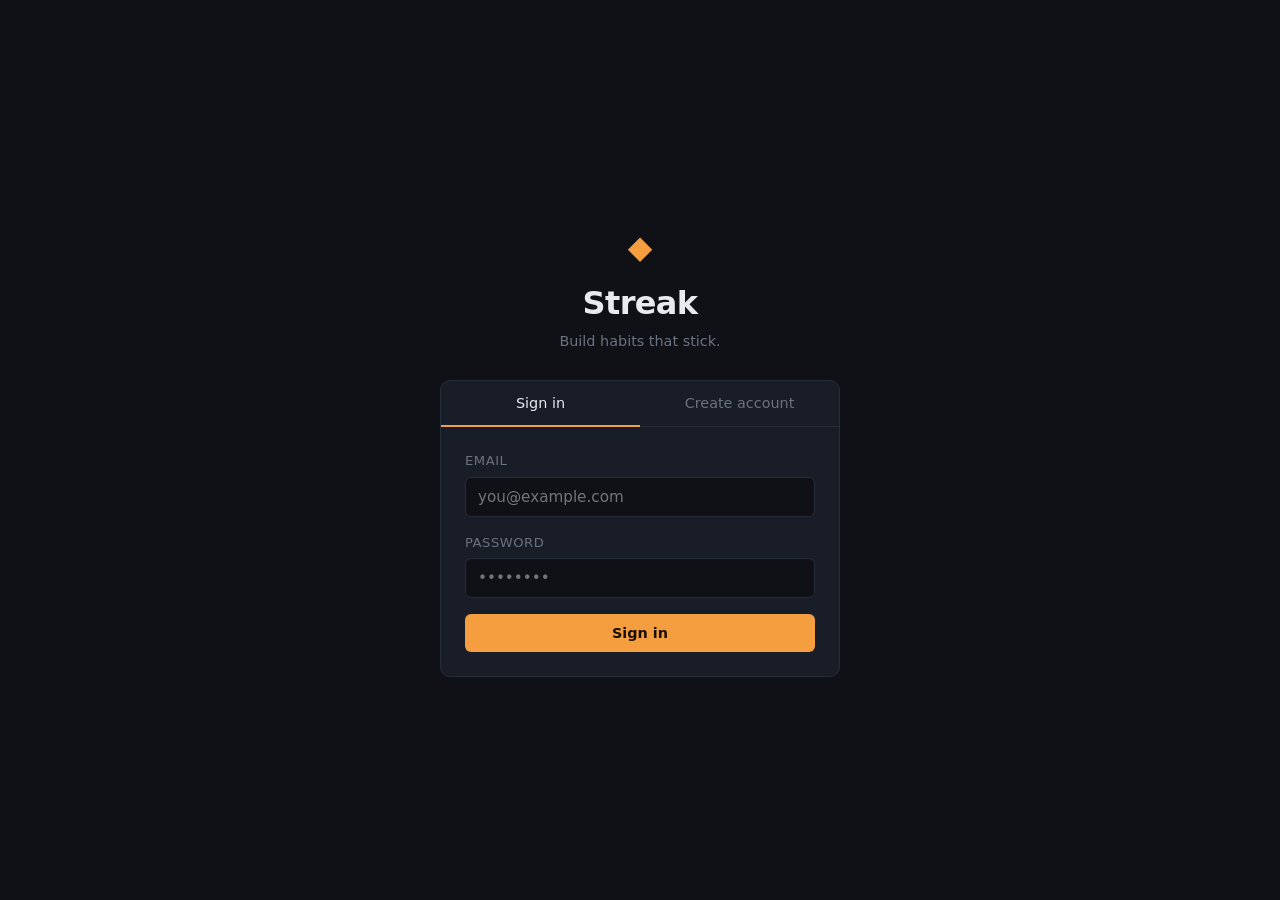
<file: frontend/index.html>
<!DOCTYPE html>
<html lang="en">
<head>
<meta charset="UTF-8">
<meta name="viewport" content="width=device-width, initial-scale=1.0">
<title>Habit Tracker — Sign In</title>
<link rel="stylesheet" href="style.css">
</head>
<body class="auth-page">

  <div class="auth-container">
    <div class="auth-brand">
      <div class="brand-mark">◆</div>
      <h1>Streak</h1>
      <p class="brand-sub">Build habits that stick.</p>
    </div>

    <div class="auth-card">
      <div class="tab-row">
        <button class="tab active" id="tab-login" onclick="showTab('login')">Sign in</button>
        <button class="tab" id="tab-register" onclick="showTab('register')">Create account</button>
      </div>

      <!-- Login form -->
      <form id="login-form" onsubmit="handleLogin(event)">
        <div class="field">
          <label for="login-email">Email</label>
          <input type="email" id="login-email" placeholder="you@example.com" required>
        </div>
        <div class="field">
          <label for="login-password">Password</label>
          <input type="password" id="login-password" placeholder="••••••••" required>
        </div>
        <div id="login-error" class="form-error hidden"></div>
        <button type="submit" class="btn-primary" id="login-btn">Sign in</button>
      </form>

      <!-- Register form -->
      <form id="register-form" class="hidden" onsubmit="handleRegister(event)">
        <div class="field">
          <label for="reg-email">Email</label>
          <input type="email" id="reg-email" placeholder="you@example.com" required>
        </div>
        <div class="field">
          <label for="reg-password">Password</label>
          <input type="password" id="reg-password" placeholder="At least 8 characters" required minlength="8">
        </div>
        <div id="register-error" class="form-error hidden"></div>
        <div id="register-success" class="form-success hidden"></div>
        <button type="submit" class="btn-primary" id="register-btn">Create account</button>
      </form>
    </div>
  </div>

  <script src="config.js"></script>
  <script>

    // Redirect if already logged in
    if (localStorage.getItem("token")) {
      window.location.href = "dashboard.html";
    }

    function showTab(tab) {
      const isLogin = tab === "login";
      document.getElementById("login-form").classList.toggle("hidden", !isLogin);
      document.getElementById("register-form").classList.toggle("hidden", isLogin);
      document.getElementById("tab-login").classList.toggle("active", isLogin);
      document.getElementById("tab-register").classList.toggle("active", !isLogin);
      clearErrors();
    }

    function clearErrors() {
      ["login-error", "register-error", "register-success"].forEach(id => {
        const el = document.getElementById(id);
        el.classList.add("hidden");
        el.textContent = "";
      });
    }

    function setLoading(btnId, loading) {
      const btn = document.getElementById(btnId);
      btn.disabled = loading;
      btn.textContent = loading
        ? (btnId === "login-btn" ? "Signing in…" : "Creating account…")
        : (btnId === "login-btn" ? "Sign in" : "Create account");
    }

    async function handleLogin(e) {
      e.preventDefault();
      clearErrors();
      setLoading("login-btn", true);

      const email    = document.getElementById("login-email").value;
      const password = document.getElementById("login-password").value;

      try {
        // OAuth2 login expects form data, not JSON
        const body = new URLSearchParams({ username: email, password });
        const res  = await fetch(`${API}/auth/login`, {
          method: "POST",
          headers: { "Content-Type": "application/x-www-form-urlencoded" },
          body,
        });

        if (!res.ok) {
          const data = await res.json();
          throw new Error(data.detail || "Incorrect email or password.");
        }

        const data = await res.json();
        localStorage.setItem("token", data.access_token);
        window.location.href = "dashboard.html";

      } catch (err) {
        const el = document.getElementById("login-error");
        el.textContent = err.message;
        el.classList.remove("hidden");
      } finally {
        setLoading("login-btn", false);
      }
    }

    async function handleRegister(e) {
      e.preventDefault();
      clearErrors();
      setLoading("register-btn", true);

      const email    = document.getElementById("reg-email").value;
      const password = document.getElementById("reg-password").value;

      try {
        const res = await fetch(`${API}/auth/register`, {
          method: "POST",
          headers: { "Content-Type": "application/json" },
          body: JSON.stringify({ email, password }),
        });

        if (!res.ok) {
          const data = await res.json();
          throw new Error(data.detail || "Registration failed.");
        }

        // Show success and switch to login
        const success = document.getElementById("register-success");
        success.textContent = "Account created! Sign in to continue.";
        success.classList.remove("hidden");
        setTimeout(() => showTab("login"), 1500);

      } catch (err) {
        const el = document.getElementById("register-error");
        el.textContent = err.message;
        el.classList.remove("hidden");
      } finally {
        setLoading("register-btn", false);
      }
    }
  </script>
</body>
</html>
</file>
<file: frontend/style.css>
/* ---- Design tokens ----
   Palette: deep navy background, warm off-white text, slate panels,
   a single coral-amber accent for streaks and actions.
   Typeface: Inter for UI, monospace for streak numbers.
   Signature element: the streak number displayed large in monospace
   with a glowing amber border when active — numbers as the hero.
*/

:root {
  --bg:        #0f1117;
  --panel:     #181d27;
  --border:    #252c3a;
  --text:      #e8eaf0;
  --muted:     #6b7280;
  --accent:    #f59e3f;
  --accent-lo: rgba(245, 158, 63, 0.12);
  --green:     #34d399;
  --red:       #f87171;
  --radius:    10px;
}

*, *::before, *::after { box-sizing: border-box; }

body {
  margin: 0;
  background: var(--bg);
  color: var(--text);
  font-family: 'Inter', system-ui, -apple-system, sans-serif;
  font-size: 15px;
  line-height: 1.5;
  min-height: 100vh;
}

/* ---- Auth page ---- */

.auth-page {
  display: flex;
  align-items: center;
  justify-content: center;
  padding: 32px 16px;
}

.auth-container {
  width: 100%;
  max-width: 400px;
  display: flex;
  flex-direction: column;
  gap: 28px;
}

.auth-brand {
  text-align: center;
}

.brand-mark {
  font-size: 2rem;
  color: var(--accent);
  margin-bottom: 8px;
}

.auth-brand h1 {
  margin: 0 0 4px;
  font-size: 2rem;
  font-weight: 700;
  letter-spacing: -0.02em;
}

.brand-sub {
  margin: 0;
  color: var(--muted);
  font-size: 0.9rem;
}

.auth-card {
  background: var(--panel);
  border: 1px solid var(--border);
  border-radius: var(--radius);
  overflow: hidden;
}

.tab-row {
  display: flex;
  border-bottom: 1px solid var(--border);
}

.tab {
  flex: 1;
  padding: 14px;
  background: none;
  border: none;
  color: var(--muted);
  font-family: inherit;
  font-size: 0.9rem;
  font-weight: 500;
  cursor: pointer;
  transition: color 0.15s, border-bottom-color 0.15s;
  border-bottom: 2px solid transparent;
  margin-bottom: -1px;
}

.tab.active {
  color: var(--text);
  border-bottom-color: var(--accent);
}

form {
  padding: 24px;
  display: flex;
  flex-direction: column;
  gap: 16px;
}

.field {
  display: flex;
  flex-direction: column;
  gap: 6px;
}

label {
  font-size: 0.82rem;
  font-weight: 500;
  color: var(--muted);
  text-transform: uppercase;
  letter-spacing: 0.04em;
}

.optional {
  font-weight: 400;
  text-transform: none;
  letter-spacing: 0;
  color: var(--muted);
  font-size: 0.8rem;
}

input[type="email"],
input[type="password"],
input[type="text"] {
  background: var(--bg);
  border: 1px solid var(--border);
  border-radius: 6px;
  padding: 10px 12px;
  color: var(--text);
  font-family: inherit;
  font-size: 0.95rem;
  outline: none;
  transition: border-color 0.15s;
  width: 100%;
}

input:focus {
  border-color: var(--accent);
}

/* ---- Buttons ---- */

.btn-primary {
  background: var(--accent);
  color: #1a0f00;
  border: none;
  border-radius: 6px;
  padding: 11px 20px;
  font-family: inherit;
  font-size: 0.9rem;
  font-weight: 600;
  cursor: pointer;
  transition: opacity 0.15s;
  white-space: nowrap;
}

.btn-primary:hover { opacity: 0.9; }
.btn-primary:disabled { opacity: 0.5; cursor: not-allowed; }

.btn-ghost {
  background: none;
  border: 1px solid var(--border);
  border-radius: 6px;
  padding: 9px 16px;
  color: var(--text);
  font-family: inherit;
  font-size: 0.85rem;
  cursor: pointer;
  transition: border-color 0.15s, color 0.15s;
}

.btn-ghost:hover {
  border-color: var(--muted);
  color: var(--text);
}

/* ---- Form feedback ---- */

.form-error {
  background: rgba(248, 113, 113, 0.1);
  border: 1px solid rgba(248, 113, 113, 0.3);
  color: var(--red);
  border-radius: 6px;
  padding: 10px 12px;
  font-size: 0.85rem;
}

.form-success {
  background: rgba(52, 211, 153, 0.1);
  border: 1px solid rgba(52, 211, 153, 0.3);
  color: var(--green);
  border-radius: 6px;
  padding: 10px 12px;
  font-size: 0.85rem;
}

.hidden { display: none !important; }

/* ---- Dashboard ---- */

.topbar {
  display: flex;
  align-items: center;
  justify-content: space-between;
  padding: 16px 32px;
  border-bottom: 1px solid var(--border);
  background: var(--panel);
  position: sticky;
  top: 0;
  z-index: 10;
}

.topbar-brand {
  font-weight: 700;
  font-size: 1.05rem;
  color: var(--accent);
  letter-spacing: -0.01em;
}

.dashboard {
  max-width: 680px;
  margin: 0 auto;
  padding: 40px 24px 80px;
}

.dashboard-header {
  display: flex;
  align-items: flex-start;
  justify-content: space-between;
  margin-bottom: 32px;
  gap: 16px;
}

.dashboard-header h2 {
  margin: 0 0 4px;
  font-size: 1.6rem;
  font-weight: 700;
  letter-spacing: -0.02em;
}

.dashboard-sub {
  margin: 0;
  color: var(--muted);
  font-size: 0.9rem;
}

/* ---- Habit cards ---- */

.habit-list {
  display: flex;
  flex-direction: column;
  gap: 10px;
}

.habit-card {
  display: grid;
  grid-template-columns: 44px 1fr auto 32px;
  align-items: center;
  gap: 14px;
  background: var(--panel);
  border: 1px solid var(--border);
  border-radius: var(--radius);
  padding: 16px;
  transition: border-color 0.2s, background 0.2s;
}

.habit-card.completed {
  border-color: rgba(245, 158, 63, 0.25);
  background: rgba(245, 158, 63, 0.04);
}

.habit-check {
  width: 36px;
  height: 36px;
  border-radius: 50%;
  border: 2px solid var(--border);
  background: none;
  color: var(--green);
  font-size: 1rem;
  cursor: pointer;
  display: flex;
  align-items: center;
  justify-content: center;
  transition: border-color 0.15s, background 0.15s;
  flex-shrink: 0;
}

.habit-check:hover {
  border-color: var(--accent);
}

.habit-check.checked {
  background: var(--accent-lo);
  border-color: var(--accent);
  color: var(--accent);
}

.habit-info {
  min-width: 0;
}

.habit-name {
  font-weight: 500;
  white-space: nowrap;
  overflow: hidden;
  text-overflow: ellipsis;
}

.habit-card.completed .habit-name {
  color: var(--muted);
  text-decoration: line-through;
}

.habit-desc {
  font-size: 0.82rem;
  color: var(--muted);
  margin-top: 2px;
  white-space: nowrap;
  overflow: hidden;
  text-overflow: ellipsis;
}

/* Streak — the signature element: large monospace number */
.habit-streak {
  display: flex;
  flex-direction: column;
  align-items: flex-end;
  gap: 2px;
  min-width: 80px;
}

.streak-number {
  font-family: 'JetBrains Mono', 'Fira Code', ui-monospace, monospace;
  font-size: 1.6rem;
  font-weight: 700;
  color: var(--accent);
  line-height: 1;
}

.habit-card:not(.completed) .streak-number {
  text-shadow: 0 0 20px rgba(245, 158, 63, 0.4);
}

.streak-label {
  font-size: 0.72rem;
  color: var(--muted);
  text-align: right;
  white-space: nowrap;
}

.habit-delete {
  background: none;
  border: none;
  color: var(--muted);
  font-size: 0.8rem;
  cursor: pointer;
  padding: 4px;
  border-radius: 4px;
  transition: color 0.15s, background 0.15s;
  line-height: 1;
}

.habit-delete:hover {
  color: var(--red);
  background: rgba(248, 113, 113, 0.1);
}

/* ---- States ---- */

.loading-state,
.error-state {
  text-align: center;
  color: var(--muted);
  padding: 48px 0;
  font-size: 0.9rem;
}

.empty-state {
  text-align: center;
  padding: 64px 0;
}

.empty-icon {
  font-size: 2.5rem;
  color: var(--border);
  margin-bottom: 16px;
}

.empty-state p {
  margin: 0 0 4px;
  font-weight: 500;
}

.empty-sub {
  color: var(--muted);
  font-size: 0.875rem;
}

/* ---- Modal ---- */

.modal-overlay {
  position: fixed;
  inset: 0;
  background: rgba(0, 0, 0, 0.6);
  display: flex;
  align-items: center;
  justify-content: center;
  z-index: 100;
  padding: 24px;
  backdrop-filter: blur(2px);
}

.modal {
  background: var(--panel);
  border: 1px solid var(--border);
  border-radius: var(--radius);
  width: 100%;
  max-width: 420px;
  padding: 28px;
}

.modal h3 {
  margin: 0 0 20px;
  font-size: 1.1rem;
  font-weight: 600;
}

.modal form {
  padding: 0;
  gap: 14px;
}

.modal-actions {
  display: flex;
  justify-content: flex-end;
  gap: 10px;
  margin-top: 4px;
}

/* ---- Responsive ---- */

@media (max-width: 520px) {
  .habit-card {
    grid-template-columns: 36px 1fr 32px;
    grid-template-rows: auto auto;
  }

  .habit-streak {
    display: none;
  }

  .topbar {
    padding: 14px 16px;
  }

  .dashboard {
    padding: 24px 16px 64px;
  }

  .dashboard-header {
    flex-direction: column;
    gap: 12px;
  }
}
</file>
